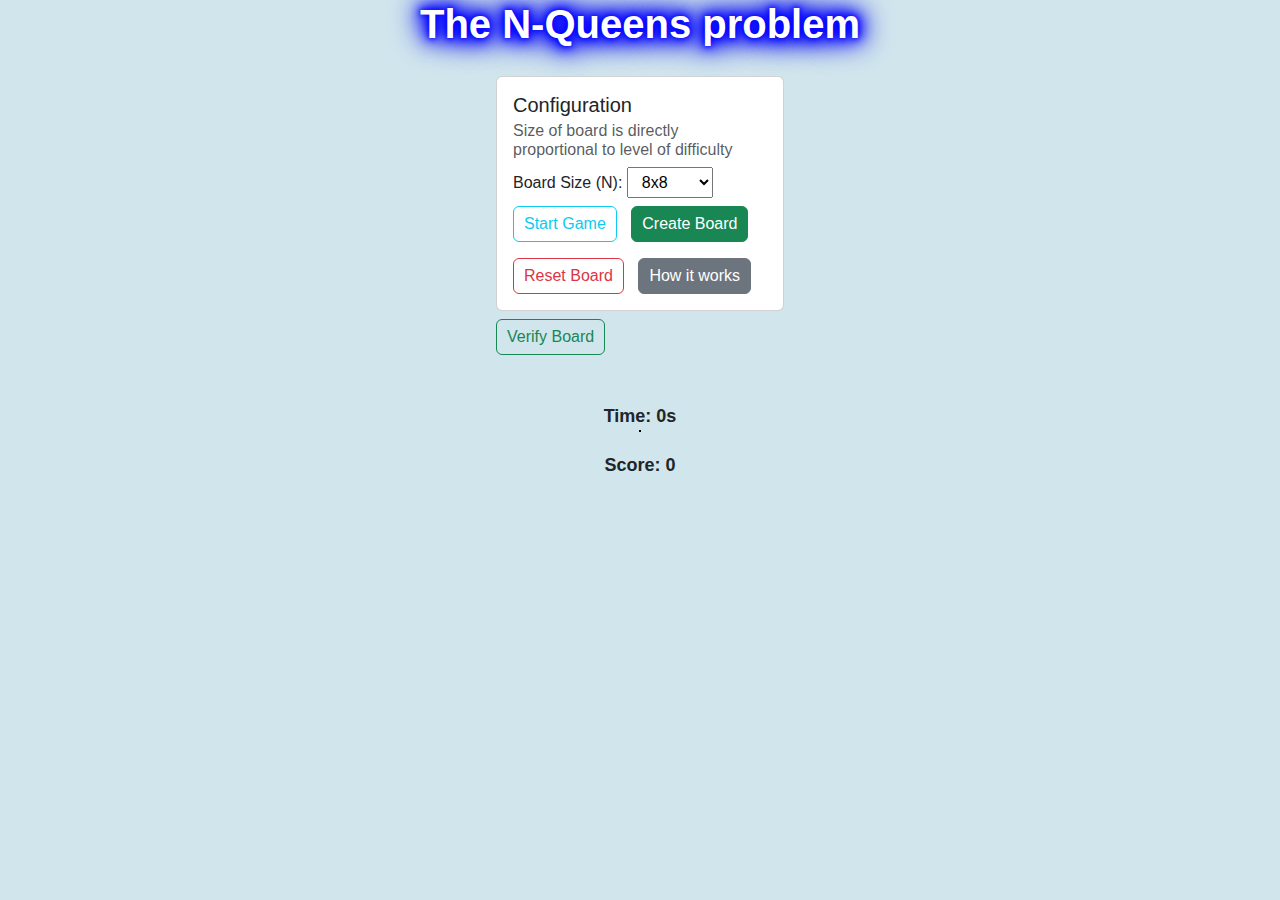
<file: index.html>
<!DOCTYPE html>
    <html lang="en">
    <head>
        <meta charset="UTF-8">
        <meta name="viewport" content="width=device-width, initial-scale=1.0">
        <title>N-Queens Interactive Game</title>
        <link href="https://cdn.jsdelivr.net/npm/bootstrap@5.3.3/dist/css/bootstrap.min.css" rel="stylesheet" integrity="sha384-QWTKZyjpPEjISv5WaRU9OFeRpok6YctnYmDr5pNlyT2bRjXh0JMhjY6hW+ALEwIH" crossorigin="anonymous">
        <script src="https://cdn.jsdelivr.net/npm/bootstrap@5.3.3/dist/js/bootstrap.bundle.min.js" integrity="sha384-YvpcrYf0tY3lHB60NNkmXc5s9fDVZLESaAA55NDzOxhy9GkcIdslK1eN7N6jIeHz" crossorigin="anonymous"></script>
        <link rel="stylesheet" href="public/styles.css">
        
    </head>
    <body>
  
        <h1>The N-Queens problem</h1>
        <div class="controls">

            <div class="card" style="width: 18rem;">
                <div class="card-body">
                  <h5 class="card-title">Configuration</h5>
                  <h6 class="card-subtitle mb-2 text-body-secondary">Size of board is directly proportional to level of difficulty</h6>
                  <label for="boardSize">Board Size (N): </label>
                  <select id="boardSize">
                      <option value="4">4x4</option>
                      <option value="5">5x5</option>
                      <option value="6">6x6</option>
                      <option value="7">7x7</option>
                      <option value="8" selected>8x8</option>
                      <option value="9">9x9</option>
                      <option value="10">10x10</option>
                  </select>
                  
                  <button type="button" class="btn btn-outline-info my-2 m" onclick="startGame()">Start Game</button>
                  <button type="button" class="btn btn-success " onclick="initBoard()">Create Board</button>            
                  <button type="button" class="btn btn-outline-danger mt-2" onclick="resetBoard()">Reset Board</button>
                  <button type="button" class="btn btn-secondary mt-2" onclick="pp()">How it works</button>
  
                  <script>
                    function pp(){
                        window.location.href = 'public/info.html';
                    }
                  </script>
                </div>
              </div>


              <button type="button" class="btn btn-outline-success my-2" onclick="verifyBoard()">Verify Board</button>

        </div>
        <div id="timer">Time: 0s</div>
     
        <div id="chessboard"></div>
  
        <div id="score">Score: 0</div>
       
        
        <script src="public/script.js"></script>
       
            
          
    </body>
    </html>
    
</body>
</html>
</file>
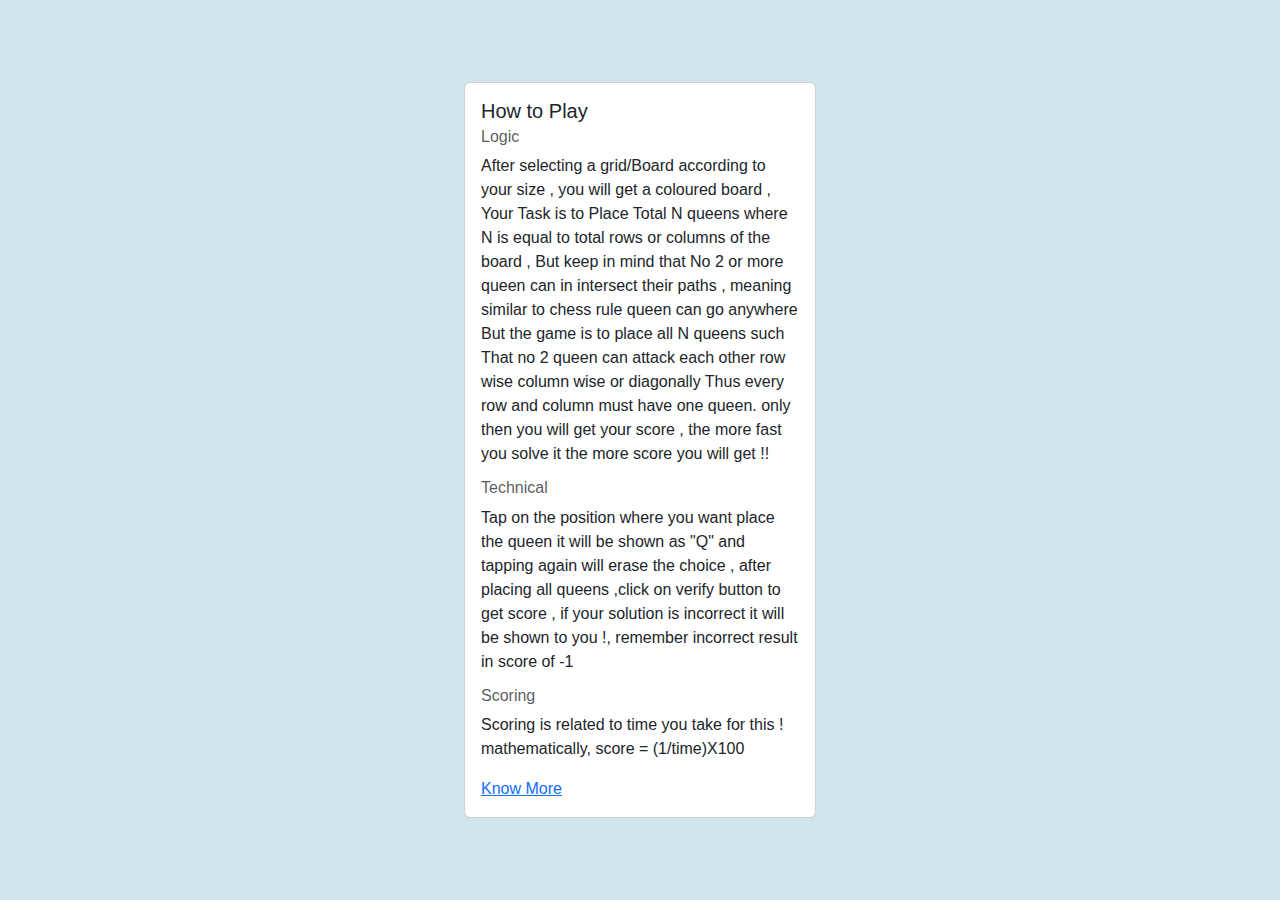
<file: public/info.html>
<!DOCTYPE html>
    <html lang="en">
    <head>
        <meta charset="UTF-8">
        <meta name="viewport" content="width=device-width, initial-scale=1.0">
        <title>N-Queens Interactive Game</title>
        <link href="https://cdn.jsdelivr.net/npm/bootstrap@5.3.3/dist/css/bootstrap.min.css" rel="stylesheet" integrity="sha384-QWTKZyjpPEjISv5WaRU9OFeRpok6YctnYmDr5pNlyT2bRjXh0JMhjY6hW+ALEwIH" crossorigin="anonymous">
        <script src="https://cdn.jsdelivr.net/npm/bootstrap@5.3.3/dist/js/bootstrap.bundle.min.js" integrity="sha384-YvpcrYf0tY3lHB60NNkmXc5s9fDVZLESaAA55NDzOxhy9GkcIdslK1eN7N6jIeHz" crossorigin="anonymous"></script>
        <link rel="stylesheet" href="styles.css">
        
    </head>




        <body class="d-flex justify-content-center align-items-center vh-100">
        <div class="card " style="width: 22rem;">
            <div class="card-body">
              <h5 class="card-title">How to Play</h5>
              <h6 class="card-subtitle mb-2 text-body-secondary">Logic </h6>
              <p class="card-text">After selecting a grid/Board according to your size  , you will get a coloured board , 
                Your Task is to Place Total N queens where N is equal to total rows or columns of the board , But keep in mind that 
            No 2 or more queen can in intersect their paths , meaning similar to chess rule queen can go anywhere But the game is to place all N queens such That no 2 queen can attack each other row wise column wise or diagonally 
        Thus every row and column must have one queen.  only then you will get your score , the more fast you solve it the more score you will get !! </p>
        <h6 class="card-subtitle mb-2 text-body-secondary">Technical</h6>
        
        <p class="card-text">Tap on the position where you want place the queen it will be shown as "Q" and tapping again will erase the choice , after placing all queens ,click on verify button to get score , if your solution is incorrect it will be shown to you !, remember incorrect result in score of -1  
             </p>
             
             <h6 class="card-subtitle mb-2 text-body-secondary">Scoring </h6>
             <p class="card-text">Scoring is related to time you take for this ! mathematically, score = (1/time)X100
            </p>
            

              <a href="https://en.wikipedia.org/wiki/Eight_queens_puzzle" class="card-link">Know More</a>
              
            </div>
          </div>



    </body>
    </html>
</file>
<file: public/styles.css>
body {
    font-family: Arial, sans-serif;
    display: flex;
    flex-direction: column;
    align-items: center;
    background-color: rgb(208, 229, 236);
}
h1 {
    font-weight: bold;
    color: #fff; /* Text color */
    text-shadow: 0 0 5px #00f, 0 0 10px #00f, 0 0 15px #00f, 0 0 20px #00f, 0 0 25px #00f, 0 0 30px #00f, 0 0 35px #00f;
    /* Adjust the color and size to achieve the desired glowing effect */
}

.controls {
    margin-bottom: 20px;
    margin-top: 20px;
}

.controls button, .controls select {
    margin-right: 10px;
    padding: 5px 10px;
    font-size: 16px;
}

#chessboard {
    display: grid;
    gap: 1px;
    background-color: #000;
    border: 1px solid #000;
}

.cell {
    width: 50px;
    height: 50px;
    display: flex;
    justify-content: center;
    align-items: center;
    font-size: 24px;
    font-weight: bold;
    cursor: pointer;
}

.cell.white {
    background-color: #f0d9b5;
}

.cell.black {
    background-color: #b58863;
}

.cell.conflict {
    background-color: #ff6b6b;
}

#timer, #score, #highScore {
    margin-top: 20px;
    font-size: 18px;
    font-weight: bold;
}

#highScore {
    color: #4a4a4a;
}
</file>
